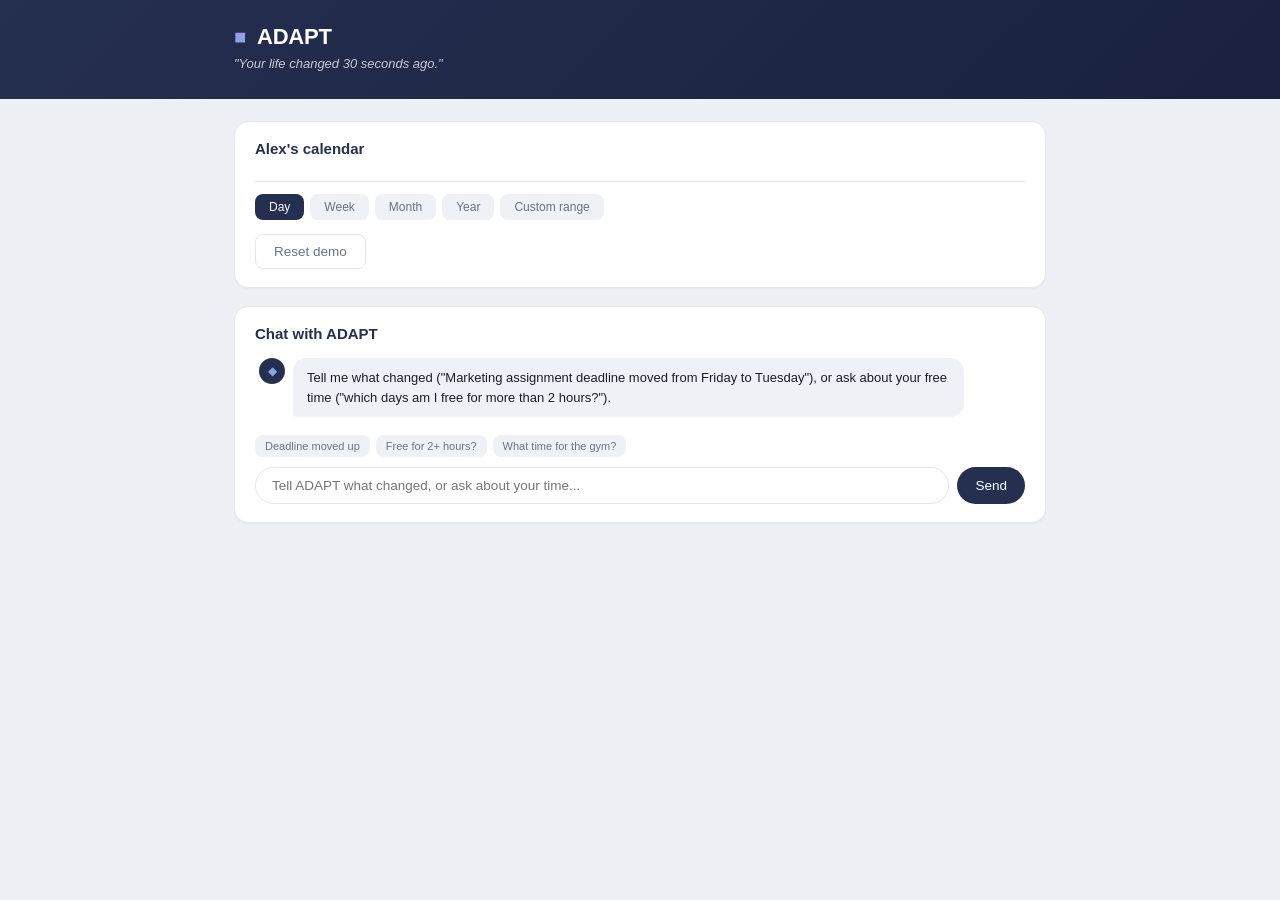
<file: frontend/index.html>
<!doctype html>
<html lang="en">
<head>
<meta charset="utf-8" />
<title>ADAPT</title>
<link rel="stylesheet" href="style.css" />
</head>
<body>
<div class="banner">
  <div class="container">
    <header>
      <span class="logo-mark">◆</span>
      <h1>ADAPT</h1>
    </header>
    <p class="tagline">"Your life changed 30 seconds ago."</p>
  </div>
</div>

<div class="container">
  <div class="card">
    <h2>Alex's calendar</h2>
    <div id="category-legend" class="category-legend"></div>
    <div class="view-toggle">
      <button data-view="day" class="active">Day</button>
      <button data-view="week">Week</button>
      <button data-view="month">Month</button>
      <button data-view="year">Year</button>
      <button data-view="range">Custom range</button>
    </div>
    <div id="range-picker" class="range-picker" style="display: none;">
      <input type="date" id="range-start" />
      <span>to</span>
      <input type="date" id="range-end" />
    </div>
    <div id="calendar-view"></div>
    <div class="actions">
      <button id="reset-btn" class="secondary">Reset demo</button>
    </div>
  </div>

  <div class="card chat-card">
    <h2>Chat with ADAPT</h2>
    <div id="chat-thread">
      <div class="chat-msg agent">
        <div class="avatar agent-avatar">◆</div>
        <div class="bubble">
          Tell me what changed ("Marketing assignment deadline moved from Friday to Tuesday"), or
          ask about your free time ("which days am I free for more than 2 hours?").
        </div>
      </div>
    </div>
    <div class="query-suggestions">
      <button data-q="Marketing assignment deadline moved from Friday to Tuesday">Deadline moved up</button>
      <button data-q="Which days am I free for more than 2 hours?">Free for 2+ hours?</button>
      <button data-q="What time should I go to the gym?">What time for the gym?</button>
    </div>
    <div class="chat-input-row">
      <input id="chat-input" type="text" placeholder="Tell ADAPT what changed, or ask about your time..." />
      <button id="chat-send">Send</button>
    </div>
  </div>
</div>

<script src="app.js"></script>
<script>
  const calendarViewEl = document.getElementById("calendar-view");
  const categoryLegendEl = document.getElementById("category-legend");
  const rangePickerEl = document.getElementById("range-picker");
  const rangeStartEl = document.getElementById("range-start");
  const rangeEndEl = document.getElementById("range-end");
  const resetBtn = document.getElementById("reset-btn");
  const chatThreadEl = document.getElementById("chat-thread");
  const chatInputEl = document.getElementById("chat-input");
  const chatSendBtn = document.getElementById("chat-send");

  let currentView = "day";
  let latestState = null;
  let currentDay = new Date(ANCHOR_MONDAY);

  function todayISO(date) {
    return date.toISOString().slice(0, 10);
  }

  async function refreshCalendar() {
    latestState = await fetchState();
    renderCategoryLegend(categoryLegendEl, latestState);
    renderCurrentView();
  }

  function renderCurrentView() {
    if (!latestState) return;
    if (currentView === "day") renderDayViewWithNav();
    else if (currentView === "week") renderWeekView(calendarViewEl, latestState, ANCHOR_MONDAY);
    else if (currentView === "month") renderMonthView(calendarViewEl, latestState, currentDay);
    else if (currentView === "year") renderYearView(calendarViewEl, latestState, currentDay.getFullYear());
    else if (currentView === "range") {
      const start = rangeStartEl.value ? new Date(rangeStartEl.value) : ANCHOR_MONDAY;
      const end = rangeEndEl.value ? new Date(rangeEndEl.value) : new Date(ANCHOR_MONDAY.getTime() + 6 * 86400000);
      renderRangeView(calendarViewEl, latestState, start, end);
    }
  }

  function renderDayViewWithNav() {
    renderDayView(calendarViewEl, latestState, currentDay);
    const nav = document.createElement("div");
    nav.className = "day-nav";
    nav.innerHTML = `<button id="day-prev" class="secondary">← Prev</button><button id="day-next" class="secondary">Next →</button>`;
    calendarViewEl.appendChild(nav);
    document.getElementById("day-prev").addEventListener("click", () => {
      currentDay.setDate(currentDay.getDate() - 1);
      renderDayViewWithNav();
    });
    document.getElementById("day-next").addEventListener("click", () => {
      currentDay.setDate(currentDay.getDate() + 1);
      renderDayViewWithNav();
    });
  }

  document.querySelectorAll(".view-toggle button").forEach((btn) => {
    btn.addEventListener("click", () => {
      document.querySelectorAll(".view-toggle button").forEach((b) => b.classList.remove("active"));
      btn.classList.add("active");
      currentView = btn.dataset.view;
      rangePickerEl.style.display = currentView === "range" ? "flex" : "none";
      if (currentView === "range" && !rangeStartEl.value) {
        rangeStartEl.value = todayISO(ANCHOR_MONDAY);
        rangeEndEl.value = todayISO(new Date(ANCHOR_MONDAY.getTime() + 6 * 86400000));
      }
      renderCurrentView();
    });
  });

  rangeStartEl.addEventListener("change", renderCurrentView);
  rangeEndEl.addEventListener("change", renderCurrentView);

  resetBtn.addEventListener("click", async () => {
    await resetState();
    chatThreadEl.innerHTML = `
      <div class="chat-msg agent">
        <div class="avatar agent-avatar">◆</div>
        <div class="bubble">Demo reset. Tell me what changed, or ask about your free time.</div>
      </div>
    `;
    refreshCalendar();
  });

  // ---- chat ----

  function scrollChatToBottom() {
    chatThreadEl.scrollTop = chatThreadEl.scrollHeight;
  }

  function appendUserMessage(text) {
    const div = document.createElement("div");
    div.className = "chat-msg user";
    div.innerHTML = `<div class="bubble"></div>`;
    div.querySelector(".bubble").textContent = text;
    chatThreadEl.appendChild(div);
    scrollChatToBottom();
  }

  function appendAgentMessage() {
    const div = document.createElement("div");
    div.className = "chat-msg agent";
    div.innerHTML = `<div class="avatar agent-avatar">◆</div><div class="bubble"></div>`;
    chatThreadEl.appendChild(div);
    scrollChatToBottom();
    return div.querySelector(".bubble");
  }

  async function sendChat(text) {
    if (!text) return;
    appendUserMessage(text);
    chatInputEl.value = "";
    const bubble = appendAgentMessage();
    bubble.innerHTML = `<span class="spinner"></span>Thinking...`;
    chatSendBtn.disabled = true;

    try {
      const resp = await fetch(`${API_BASE}/chat`, {
        method: "POST",
        headers: { "Content-Type": "application/json" },
        body: JSON.stringify({ message: text }),
      });
      if (!resp.ok) throw new Error(`Server returned ${resp.status}`);
      const data = await resp.json();
      bubble.innerHTML = "";

      if (data.kind === "adaptation") {
        if (!data.proposal) {
          bubble.textContent = `Couldn't work out a plan for that.${data.warnings ? " " + data.warnings.join(" ") : ""}`;
          return;
        }
        const stepsDiv = document.createElement("div");
        renderSteps(stepsDiv, data.steps);
        bubble.appendChild(stepsDiv);
        const proposalDiv = document.createElement("div");
        bubble.appendChild(proposalDiv);
        renderProposal(proposalDiv, data.proposal, { onExecuted: refreshCalendar });
      } else if (data.kind === "query") {
        if (!data.query_response) {
          bubble.textContent = `Couldn't answer that.${data.warnings ? " " + data.warnings.join(" ") : ""}`;
          return;
        }
        renderSlotPicker(bubble, data.query_response, { onScheduled: refreshCalendar });
      }
      scrollChatToBottom();
    } catch (err) {
      bubble.textContent = `Error: ${err.message}. Is the backend running (uvicorn backend.main:app)?`;
    } finally {
      chatSendBtn.disabled = false;
    }
  }

  chatSendBtn.addEventListener("click", () => sendChat(chatInputEl.value.trim()));
  chatInputEl.addEventListener("keydown", (e) => {
    if (e.key === "Enter") sendChat(chatInputEl.value.trim());
  });
  document.querySelectorAll(".query-suggestions button").forEach((btn) => {
    btn.addEventListener("click", () => sendChat(btn.dataset.q));
  });

  refreshCalendar();
</script>
</body>
</html>
</file>
<file: frontend/style.css>
:root {
  --bg: #eef0f6;
  --card: #ffffff;
  --border: #e4e7ee;
  --text: #1a1d29;
  --muted: #6b7280;
  --brand: #252f4f;
  --brand-light: #3b4b8a;
  --brand-dark: #1a2140;

  --green: #15803d;
  --green-bg: #ecfdf3;
  --yellow: #b45309;
  --yellow-bg: #fffbeb;
  --red: #dc2626;
  --red-bg: #fef2f2;
}

* {
  box-sizing: border-box;
}

body {
  font-family: -apple-system, "Segoe UI", Roboto, sans-serif;
  background: var(--bg);
  color: var(--text);
  margin: 0;
  padding: 0 0 60px;
}

.container {
  max-width: 860px;
  margin: 0 auto;
  padding: 0 24px;
}

.banner {
  background: linear-gradient(135deg, var(--brand) 0%, var(--brand-dark) 100%);
  padding: 24px 0 28px;
  margin-bottom: 22px;
}

.banner .container {
  padding: 0 24px;
}

header {
  display: flex;
  align-items: center;
  gap: 9px;
}

.logo-mark {
  color: #8ea2e8;
  font-size: 18px;
  transform: rotate(45deg);
  display: inline-block;
}

header h1 {
  font-size: 22px;
  margin: 0;
  color: white;
  letter-spacing: -0.01em;
}

.tagline {
  color: rgba(255, 255, 255, 0.75);
  font-size: 13px;
  margin: 6px 0 0;
  font-style: italic;
}

.card {
  background: var(--card);
  border: 1px solid var(--border);
  border-radius: 14px;
  padding: 18px 20px;
  box-shadow: 0 1px 2px rgba(16, 24, 40, 0.04);
  margin-bottom: 18px;
}

.chat-card {
  display: flex;
  flex-direction: column;
}

h2 {
  font-size: 15px;
  margin: 0 0 12px;
  color: var(--brand);
}

.day-group {
  margin-bottom: 10px;
}

.day-label {
  font-size: 11px;
  font-weight: 700;
  text-transform: uppercase;
  letter-spacing: 0.05em;
  color: var(--muted);
  margin-bottom: 4px;
}

.sched-item {
  display: flex;
  align-items: center;
  gap: 10px;
  padding: 7px 10px;
  border-radius: 7px;
  background: #f8f9fc;
  font-size: 12.5px;
  margin-bottom: 4px;
  border-left: 3px solid #ccc; /* overridden inline per item's category color -- see app.js categoryColor() */
}

.sched-item .time {
  color: var(--muted);
  font-variant-numeric: tabular-nums;
  flex-shrink: 0;
  width: 92px;
}

.sched-item .title {
  font-weight: 500;
}

/* ---- category color legend ---- */

.category-legend {
  display: flex;
  flex-wrap: wrap;
  gap: 12px;
  margin-bottom: 12px;
  padding-bottom: 12px;
  border-bottom: 1px solid var(--border);
}

.legend-swatch {
  display: flex;
  align-items: center;
  gap: 6px;
  font-size: 11.5px;
  color: var(--muted);
  text-transform: capitalize;
  cursor: pointer;
}

.legend-swatch input[type="color"] {
  width: 18px;
  height: 18px;
  padding: 0;
  border: none;
  border-radius: 50%;
  cursor: pointer;
  background: none;
}

textarea {
  width: 100%;
  min-height: 60px;
  font-family: inherit;
  font-size: 13.5px;
  padding: 10px 12px;
  border: 1px solid var(--border);
  border-radius: 10px;
  resize: vertical;
}

textarea:focus {
  outline: none;
  border-color: var(--brand-light);
  box-shadow: 0 0 0 3px rgba(59, 75, 138, 0.12);
}

.actions {
  display: flex;
  align-items: center;
  gap: 12px;
  margin-top: 10px;
}

button {
  background: var(--brand);
  color: white;
  border: none;
  border-radius: 8px;
  padding: 9px 18px;
  font-size: 13.5px;
  font-weight: 500;
  cursor: pointer;
}

button:hover:not(:disabled) {
  background: var(--brand-light);
}

button:disabled {
  opacity: 0.6;
  cursor: default;
}

button.secondary {
  background: transparent;
  color: var(--muted);
  border: 1px solid var(--border);
}

.spinner {
  width: 14px;
  height: 14px;
  border: 2px solid var(--border);
  border-top-color: var(--brand);
  border-radius: 50%;
  display: inline-block;
  animation: spin 0.7s linear infinite;
  vertical-align: -2px;
  margin-right: 6px;
}

@keyframes spin {
  to { transform: rotate(360deg); }
}

@keyframes fade-in {
  from { opacity: 0; transform: translateY(4px); }
  to { opacity: 1; transform: translateY(0); }
}

#status {
  color: var(--muted);
  font-size: 12.5px;
}

.step {
  font-size: 12px;
  color: var(--muted);
  padding: 5px 0;
  border-bottom: 1px dashed var(--border);
  animation: fade-in 0.2s ease-out;
}

.step:last-child { border-bottom: none; }
.step b { color: var(--brand); }

.conflict-summary {
  display: flex;
  gap: 16px;
  flex-wrap: wrap;
  margin-bottom: 14px;
  font-size: 12.5px;
}

.conflict-summary .stat {
  background: #f8f9fc;
  border-radius: 8px;
  padding: 8px 12px;
}

.conflict-summary .stat .num {
  font-size: 17px;
  font-weight: 700;
  color: var(--brand);
  display: block;
}

.option-card {
  border: 1px solid var(--border);
  border-radius: 12px;
  padding: 14px 16px;
  margin-bottom: 12px;
  animation: fade-in 0.3s ease-out;
}

.option-card.recommended {
  border-color: var(--brand-light);
  box-shadow: 0 0 0 2px rgba(59, 75, 138, 0.1);
}

.option-head {
  display: flex;
  align-items: center;
  justify-content: space-between;
  gap: 10px;
  margin-bottom: 6px;
}

.option-head .prob {
  font-size: 20px;
  font-weight: 700;
  color: var(--brand);
}

.recommended-badge {
  font-size: 10px;
  font-weight: 700;
  text-transform: uppercase;
  letter-spacing: 0.04em;
  background: var(--brand);
  color: white;
  padding: 2px 8px;
  border-radius: 999px;
}

.option-summary {
  font-size: 13px;
  margin: 6px 0;
}

.why-toggle {
  background: transparent;
  color: var(--brand-light);
  border: none;
  padding: 0;
  font-size: 11.5px;
  text-decoration: underline;
  cursor: pointer;
}

.why-box {
  background: #f8f9fc;
  border-radius: 8px;
  padding: 10px 12px;
  font-size: 11.5px;
  color: var(--muted);
  margin-top: 8px;
  display: none;
}

.why-box.open { display: block; }

.action-list {
  list-style: none;
  padding: 0;
  margin: 10px 0 0;
}

.action-list li {
  font-size: 12px;
  padding: 5px 0;
  display: flex;
  align-items: center;
  gap: 8px;
}

.tier-badge {
  font-size: 9.5px;
  font-weight: 700;
  text-transform: uppercase;
  padding: 2px 7px;
  border-radius: 999px;
  flex-shrink: 0;
}

.tier-green { background: var(--green-bg); color: var(--green); }
.tier-yellow { background: var(--yellow-bg); color: var(--yellow); }
.tier-red { background: var(--red-bg); color: var(--red); }

.option-actions {
  margin-top: 12px;
  display: flex;
  gap: 8px;
}

.execution-result {
  margin-top: 14px;
  animation: fade-in 0.3s ease-out;
}

.execution-result li {
  font-size: 12px;
  padding: 5px 0;
  border-bottom: 1px solid var(--border);
}

.reasoning {
  font-size: 12.5px;
  color: var(--text);
  background: #f8f9fc;
  border-radius: 8px;
  padding: 10px 12px;
  margin-bottom: 14px;
}

.decline-card {
  background: var(--yellow-bg);
  border: 1px solid var(--yellow-border, #fde68a);
  border-radius: 10px;
  padding: 14px 16px;
}

.decline-head {
  font-weight: 700;
  font-size: 13px;
  color: var(--yellow);
  margin-bottom: 6px;
  display: flex;
  align-items: center;
  gap: 8px;
}

.decline-card p {
  font-size: 12.5px;
  margin: 0;
  color: var(--text);
}

/* ---- calendar view toggle ---- */

.view-toggle {
  display: flex;
  gap: 6px;
  margin-bottom: 14px;
  flex-wrap: wrap;
}

.view-toggle button {
  background: #f0f1f6;
  color: var(--muted);
  font-size: 12px;
  padding: 6px 14px;
}

.view-toggle button.active {
  background: var(--brand);
  color: white;
}

.range-picker {
  display: flex;
  gap: 8px;
  align-items: center;
  margin-bottom: 14px;
  font-size: 12.5px;
}

.range-picker input {
  border: 1px solid var(--border);
  border-radius: 6px;
  padding: 5px 8px;
  font-size: 12.5px;
}

.empty-note {
  color: var(--muted);
  font-size: 12px;
  font-style: italic;
  padding: 6px 0;
}

.day-nav {
  display: flex;
  gap: 8px;
  margin-top: 12px;
}

.day-nav button {
  font-size: 11.5px;
  padding: 6px 12px;
}

.cal-day-label {
  font-weight: 700;
  font-size: 13px;
  color: var(--brand);
  margin-bottom: 8px;
}

.cal-title {
  font-weight: 700;
  font-size: 14px;
  color: var(--brand);
  margin-bottom: 10px;
}

/* day view: hour timeline */

.day-timeline-wrap {
  position: relative;
  padding-left: 52px;
  max-height: 520px;
  overflow-y: auto;
}

.hour-label {
  position: absolute;
  left: 0;
  width: 44px;
  font-size: 10px;
  color: var(--muted);
  text-align: right;
  transform: translateY(-6px);
}

.day-timeline {
  position: relative;
  background-image: repeating-linear-gradient(
    to bottom,
    var(--border) 0,
    var(--border) 1px,
    transparent 1px,
    transparent 48px
  );
  border-left: 1px solid var(--border);
}

.timeline-block {
  position: absolute;
  left: 8px;
  right: 4px;
  background: #f8f9fc;
  border: 1px solid var(--border);
  border-left: 3px solid #ccc;
  border-radius: 6px;
  padding: 4px 8px;
  overflow: hidden;
  box-shadow: 0 1px 2px rgba(16, 24, 40, 0.05);
}

.timeline-block-title {
  font-size: 11.5px;
  font-weight: 600;
}

.timeline-block-time {
  font-size: 10px;
  color: var(--muted);
}

.now-line {
  position: absolute;
  left: 0;
  right: 0;
  height: 2px;
  background: var(--red);
}

.now-line::before {
  content: "";
  position: absolute;
  left: -5px;
  top: -3px;
  width: 8px;
  height: 8px;
  border-radius: 50%;
  background: var(--red);
}

/* custom range view: one compact row per day with anything on it */

.range-day-row {
  display: flex;
  gap: 12px;
  align-items: flex-start;
  padding: 8px 0;
  border-bottom: 1px solid var(--border);
}

.range-day-row:last-child {
  border-bottom: none;
}

.range-day-label {
  flex-shrink: 0;
  width: 88px;
  font-size: 11px;
  font-weight: 700;
  color: var(--brand);
  padding-top: 4px;
}

.range-day-events {
  display: flex;
  flex-wrap: wrap;
  gap: 6px;
  flex: 1;
}

.range-event-chip {
  background: #f8f9fc;
  border: 1px solid var(--border);
  border-left: 3px solid #ccc;
  border-radius: 5px;
  padding: 3px 9px;
  font-size: 11px;
  white-space: nowrap;
}

.range-event-chip b {
  font-variant-numeric: tabular-nums;
  margin-right: 4px;
}

/* week view */

.week-grid {
  display: grid;
  grid-template-columns: repeat(7, 1fr);
  gap: 6px;
}

.week-col {
  background: #f8f9fc;
  border-radius: 8px;
  padding: 8px;
  min-height: 80px;
}

.week-col-label {
  font-size: 11px;
  color: var(--muted);
  text-align: center;
  margin-bottom: 6px;
}

.week-col-label span {
  font-weight: 700;
  color: var(--text);
}

.week-col .sched-item {
  padding: 5px 6px;
  font-size: 10.5px;
  margin-bottom: 3px;
}

.week-col .sched-item .time {
  width: auto;
  display: block;
}

/* month view */

.month-grid-header {
  display: grid;
  grid-template-columns: repeat(7, 1fr);
  font-size: 10.5px;
  color: var(--muted);
  text-align: center;
  margin-bottom: 4px;
}

.month-grid {
  display: grid;
  grid-template-columns: repeat(7, 1fr);
  gap: 4px;
}

.month-cell {
  min-height: 64px;
  background: #f8f9fc;
  border-radius: 6px;
  padding: 4px;
  font-size: 9.5px;
}

.month-cell.empty {
  background: transparent;
}

.month-cell.today {
  outline: 2px solid var(--brand-light);
}

.month-cell-num {
  font-weight: 700;
  font-size: 11px;
  margin-bottom: 2px;
}

.month-dot {
  background: var(--brand-light);
  color: white;
  border-radius: 3px;
  padding: 1px 4px;
  margin-bottom: 2px;
  overflow: hidden;
  text-overflow: ellipsis;
  white-space: nowrap;
}

.month-more {
  color: var(--muted);
  font-size: 9px;
}

/* year view */

.year-grid {
  display: grid;
  grid-template-columns: repeat(3, 1fr);
  gap: 14px;
}

.mini-month-title {
  font-size: 11px;
  font-weight: 700;
  color: var(--brand);
  margin-bottom: 4px;
}

.mini-grid {
  display: grid;
  grid-template-columns: repeat(7, 1fr);
  gap: 1px;
}

.mini-cell {
  font-size: 8px;
  text-align: center;
  padding: 2px 0;
  color: var(--muted);
}

.mini-cell.has-events {
  background: var(--brand-light);
  color: white;
  border-radius: 3px;
}

/* ---- chat room ---- */

#chat-thread {
  max-height: 340px;
  overflow-y: auto;
  display: flex;
  flex-direction: column;
  gap: 14px;
  padding: 4px 4px 8px;
  margin-bottom: 10px;
}

.chat-msg {
  display: flex;
  align-items: flex-start;
  gap: 8px;
}

.chat-msg.user {
  justify-content: flex-end;
}

.chat-msg.agent {
  justify-content: flex-start;
}

.avatar {
  flex-shrink: 0;
  width: 26px;
  height: 26px;
  border-radius: 50%;
  display: flex;
  align-items: center;
  justify-content: center;
  font-size: 12px;
}

.agent-avatar {
  background: var(--brand);
  color: #8ea2e8;
  transform: none;
}

.chat-msg .bubble {
  max-width: 88%;
  border-radius: 14px;
  padding: 10px 14px;
  font-size: 13px;
  line-height: 1.5;
}

.chat-msg.user .bubble {
  background: var(--brand);
  color: white;
  border-bottom-right-radius: 4px;
}

.chat-msg.agent .bubble {
  background: #f0f1f6;
  color: var(--text);
  border-bottom-left-radius: 4px;
  width: 100%;
}

.chat-msg.agent .bubble .card,
.chat-msg.agent .bubble h2 {
  background: transparent;
  border: none;
  box-shadow: none;
  padding: 0;
  margin: 0 0 8px;
}

.query-suggestions {
  margin-bottom: 10px;
  display: flex;
  flex-wrap: wrap;
  gap: 6px;
}

.query-suggestions button {
  background: #f0f1f6;
  color: var(--muted);
  font-size: 11px;
  padding: 5px 10px;
}

.chat-input-row {
  display: flex;
  gap: 8px;
}

.chat-input-row input {
  flex: 1;
  border: 1px solid var(--border);
  border-radius: 999px;
  padding: 10px 16px;
  font-size: 13.5px;
}

.chat-input-row input:focus {
  outline: none;
  border-color: var(--brand-light);
}

.chat-input-row button {
  border-radius: 999px;
}

.recommended-note {
  background: var(--legit-bg, #ecfdf3);
  border-radius: 8px;
  padding: 10px 12px;
  font-size: 12.5px;
  margin-bottom: 14px;
}

.slot-grid {
  display: grid;
  grid-template-columns: repeat(auto-fill, minmax(140px, 1fr));
  gap: 8px;
  margin-bottom: 16px;
}

.slot-card {
  border: 1px solid var(--border);
  border-radius: 10px;
  padding: 10px 12px;
  cursor: pointer;
  transition: border-color 0.15s;
}

.slot-card:hover {
  border-color: var(--brand-light);
}

.slot-card.selected {
  border-color: var(--brand);
  background: #f0f2f9;
}

.slot-day {
  font-size: 11px;
  font-weight: 700;
  color: var(--brand);
}

.slot-time {
  font-size: 13px;
  margin: 3px 0;
}

.slot-duration {
  font-size: 10.5px;
  color: var(--muted);
}

.slot-editor-form {
  border-top: 1px solid var(--border);
  padding-top: 14px;
  display: flex;
  flex-direction: column;
  gap: 10px;
}

.slot-editor-form label {
  font-size: 11.5px;
  color: var(--muted);
  display: flex;
  flex-direction: column;
  gap: 4px;
}

.slot-editor-form input {
  border: 1px solid var(--border);
  border-radius: 6px;
  padding: 7px 9px;
  font-size: 13px;
  font-family: inherit;
}
</file>
